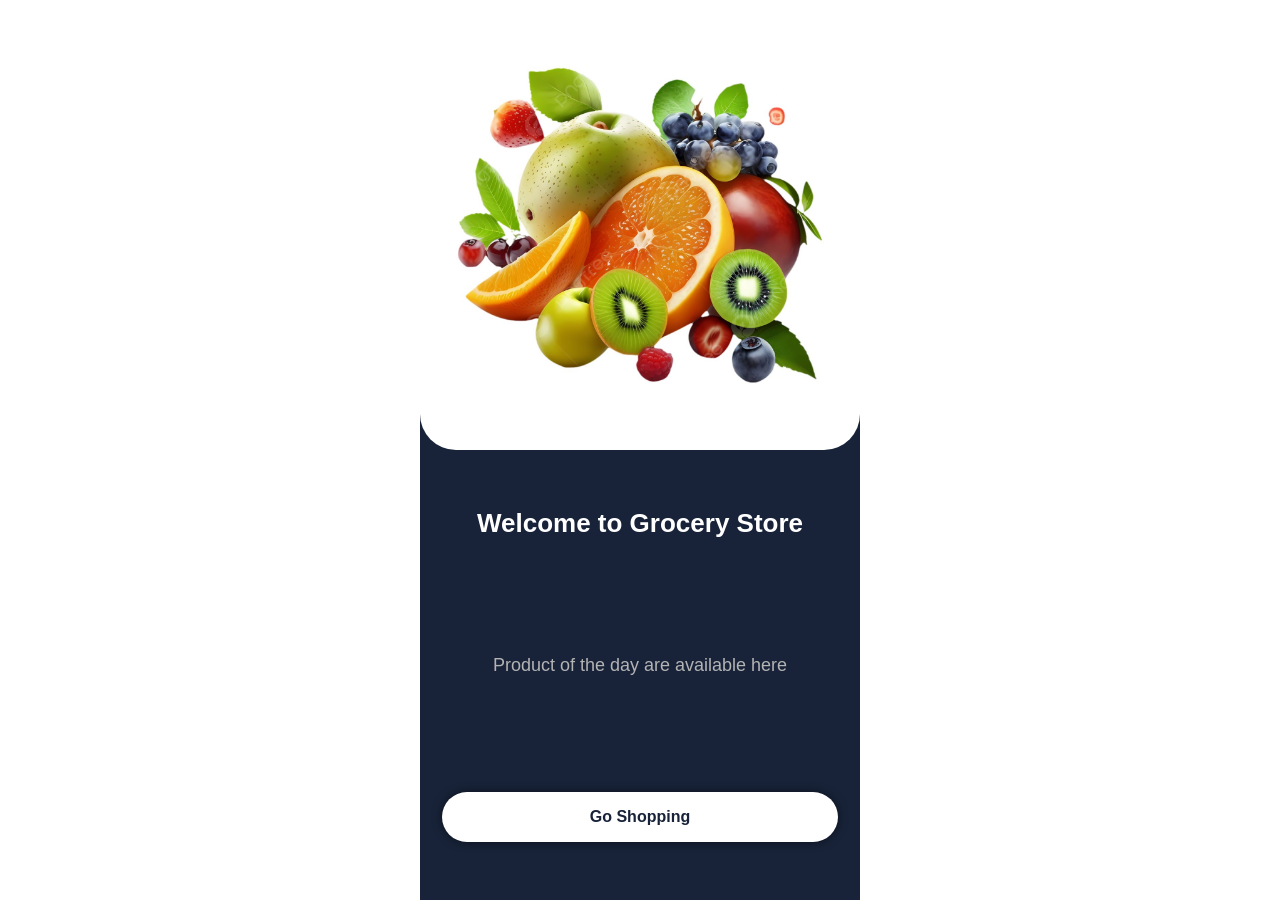
<file: index.html>
<!DOCTYPE html>
<html lang="en">
<head>
    <meta charset="UTF-8">
    <meta name="viewport" content="width=device-width, initial-scale=1.0">
    <title>Document</title>
    <link rel="stylesheet" href="assets/style.css">
</head>
<body>
    <div class="wrap">
        <div class="header">
            <img src="assets/images/fruits.png" alt="fruits">
            <img src="assets/images/vegetables.png" alt="vegetables">
            <img src="assets/images/foods.png" alt="foods">
        </div>
        <div class="opening">
            <h1>Welcome to Grocery Store</h1>
            <p>Product of the day are available here</p>
            <button onclick="window.location.href='signup.html'">Go Shopping</button>
        </div>
    </div>
</body>
</html>
</file>
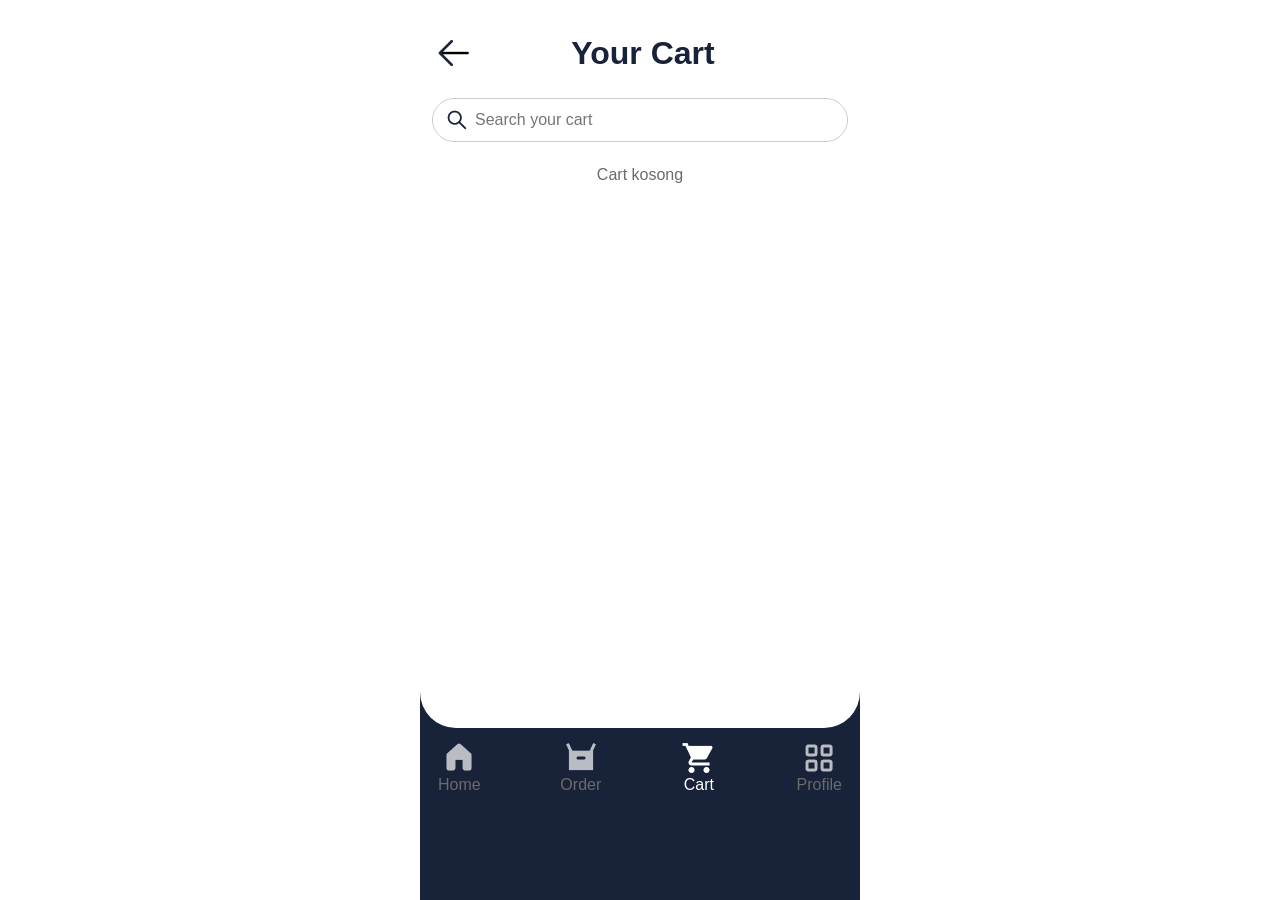
<file: cart.html>
<!DOCTYPE html>
<html lang="en">
<head>
    <meta charset="UTF-8">
    <meta name="viewport" content="width=device-width, initial-scale=1.0">
    <title>Document</title>
    <link rel="stylesheet" href="assets/style.css">
</head>
<body>
    <div class="wrap">
        <div class="cart-wrap">
            <div class="cart-header">
                <img src="assets/images/arrow.png" alt="arrow" onclick="window.location.href='menu.html'">
                <h1>Your Cart</h1>
                <div class="spacer"></div>
            </div>
            <input id="searchCart" type="text" placeholder='Search your cart' autocomplete="off">
            <div class="cart-products"></div>
        </div>
        <div class="footer">
            <div data-page="menu">
                <img src="assets/images/home.png" alt="home">
                <p>Home</p>
            </div>
            <div data-page="order">
                <img src="assets/images/order.png" alt="order">
                <p>Order</p>
            </div>
            <div data-page="cart" class="active">
                <img src="assets/images/cart-active.png" alt="cart">
                <p>Cart</p>
            </div>
            <div data-page="profile">
                <img src="assets/images/profile.png" alt="profile">
                <p>Profile</p>
            </div>
        </div>
    </div>
    <script>
        /* ======================
           FOOTER NAV (FIX)
        ====================== */
        const footerItems = document.querySelectorAll('.footer div');
        const currentPage =
            window.location.pathname.split('/').pop().replace('.html', '') || 'cart';
        
        footerItems.forEach(item => {
            if (item.dataset.page === currentPage) {
                item.classList.add('active');
            }
        
            item.addEventListener('click', () => {
                window.location.href = item.dataset.page + '.html';
            });
        });
        
        /* ======================
           CART RENDER
        ====================== */
        const cartContainer = document.querySelector('.cart-products');
        
        function renderCart(data) {
            const cart = data || JSON.parse(localStorage.getItem('cart')) || [];
            
            // ⛔ TIDAK ADA PRODUK (hasil search kosong)
            if (cart.length === 0 && data) {
                cartContainer.innerHTML = '<p>Produk tidak ditemukan</p>';
                cartContainer.style.color = 'rgb(107, 107, 107)';
                cartContainer.style.fontSize = '16px';
                cartContainer.style.textAlign = 'center';
                return;
            }

            if (cart.length === 0) {
                cartContainer.innerHTML = '<p>Cart kosong</p>';
                cartContainer.style.color = 'rgb(107, 107, 107)';
                cartContainer.style.fontSize = '16px';
                cartContainer.style.textAlign = 'center';
                return;
            }
        
            cartContainer.innerHTML = cart.map((item, index) => `
                <div class="cart-item">
                    <div>
                    <img src="${item.image}">
                        <div>
                            <h3>${item.name}</h3>
                            <p><span>${item.currency}${item.price}</span>/<span>${item.unit}</span></p>
                        </div>
                    </div>
                    <div class="spacer"></div>
                    <div class="qty-control">
                        <button class="decrease-qty" data-index="${index}">-</button>
                        <p>${item.qty}</p>
                        <button class="increase-qty" data-index="${index}">+</button>
                    </div>
                </div>
            `).join('');
        }
        
        renderCart();
        
        /* ======================
           QTY CONTROL
        ====================== */
        document.addEventListener('click', e => {
            let cart = JSON.parse(localStorage.getItem('cart')) || [];

        
            if (e.target.classList.contains('increase-qty')) {
                const index = e.target.dataset.index;
                cart[index].qty++;
            }
        
            if (e.target.classList.contains('decrease-qty')) {
                const index = e.target.dataset.index;
                cart[index].qty--;
        
                if (cart[index].qty <= 0) {
                    cart.splice(index, 1); // hapus produk
                }
            }
        
            localStorage.setItem('cart', JSON.stringify(cart));
            renderCart();
        });

        /* ======================
           SEARCH CART
        ====================== */

        const searchCart = document.getElementById('searchCart');

        searchCart.addEventListener('input', () => {
            const keyword = searchCart.value.toLowerCase();

            const cart = JSON.parse(localStorage.getItem('cart')) || [];

            const filteredCart = cart.filter(item => 
                item.name.toLowerCase().includes(keyword)
            );

            renderCart(filteredCart);
        })
        </script>
        
</body>
</html>
</file>
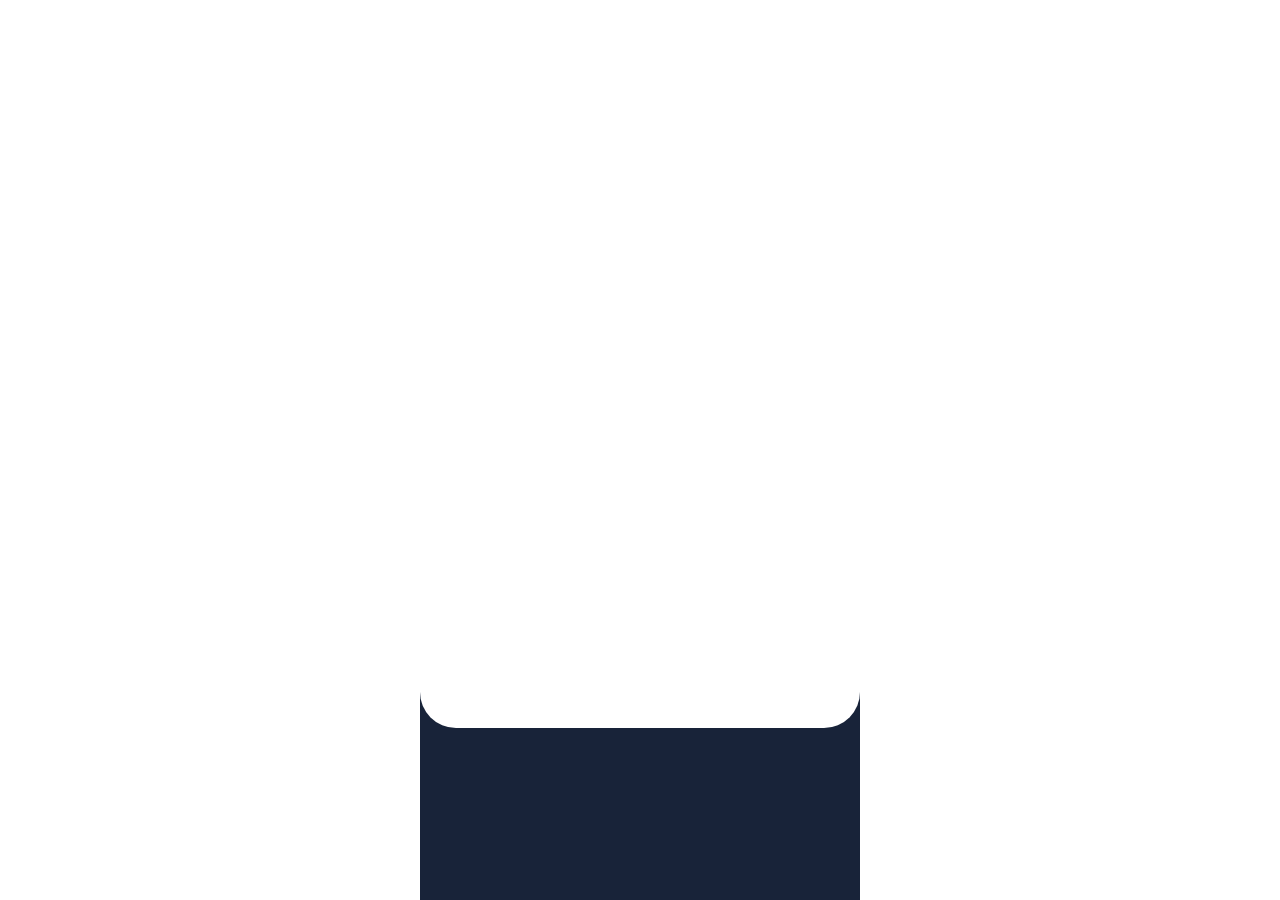
<file: display.html>
<!DOCTYPE html>
<html lang="en">
<head>
    <meta charset="UTF-8">
    <meta name="viewport" content="width=device-width, initial-scale=1.0">
    <title>Document</title>
    <link rel="stylesheet" href="assets/style.css">
</head>
<body>
    <div class="wrap">
        <div class="display-wrap"></div>
        <div class="display-footer">
        </div>
    </div>
    <script>
        const displayProduct = JSON.parse(localStorage.getItem('display'));
        const displayContainer = document.querySelector('.display-wrap');
        displayContainer.innerHTML = `
            <div class="display-header">
                <img src="assets/images/arrow.png" alt="arrow" onclick="window.location.href='menu.html'">
                <img src="${displayProduct.image}" alt="${displayProduct.name}">
            </div>
            <div class="display-content">
                <h1>${displayProduct.name}</h1>
                <p>Available on stock</p>
                <p>Product Description:</p>
                <p>${displayProduct.description}</p>
            </div>
        `;

        const displayFooter = document.querySelector('.display-footer');
        displayFooter.innerHTML = `
            <p>${displayProduct.currency}${displayProduct.price}<span>/</span><span>${displayProduct.unit}</span></p>
            <button>Add to Cart</button>
        `;

        const addToCartButton = document.querySelector('.display-footer button');

        addToCartButton.addEventListener('click', () => {
            let cart = JSON.parse(localStorage.getItem('cart')) || [];

            const exist = cart.find(item => item.name === displayProduct.name);

            if (exist) {
                exist.qty++;
            } else {
                cart.push({...displayProduct, qty: 1});
            }

            localStorage.setItem('cart', JSON.stringify(cart));
            
            showToast();
        });

        function showToast() {
            const toast = document.createElement('div');
            toast.classList.add('toast');
            toast.textContent = 'Product added to cart';

            document.body.appendChild(toast);

            toast.classList.add('show');

            setTimeout(() => {
                toast.classList.remove('show');
            }, 1000);
        }
    </script>
</body>
</html>
</file>
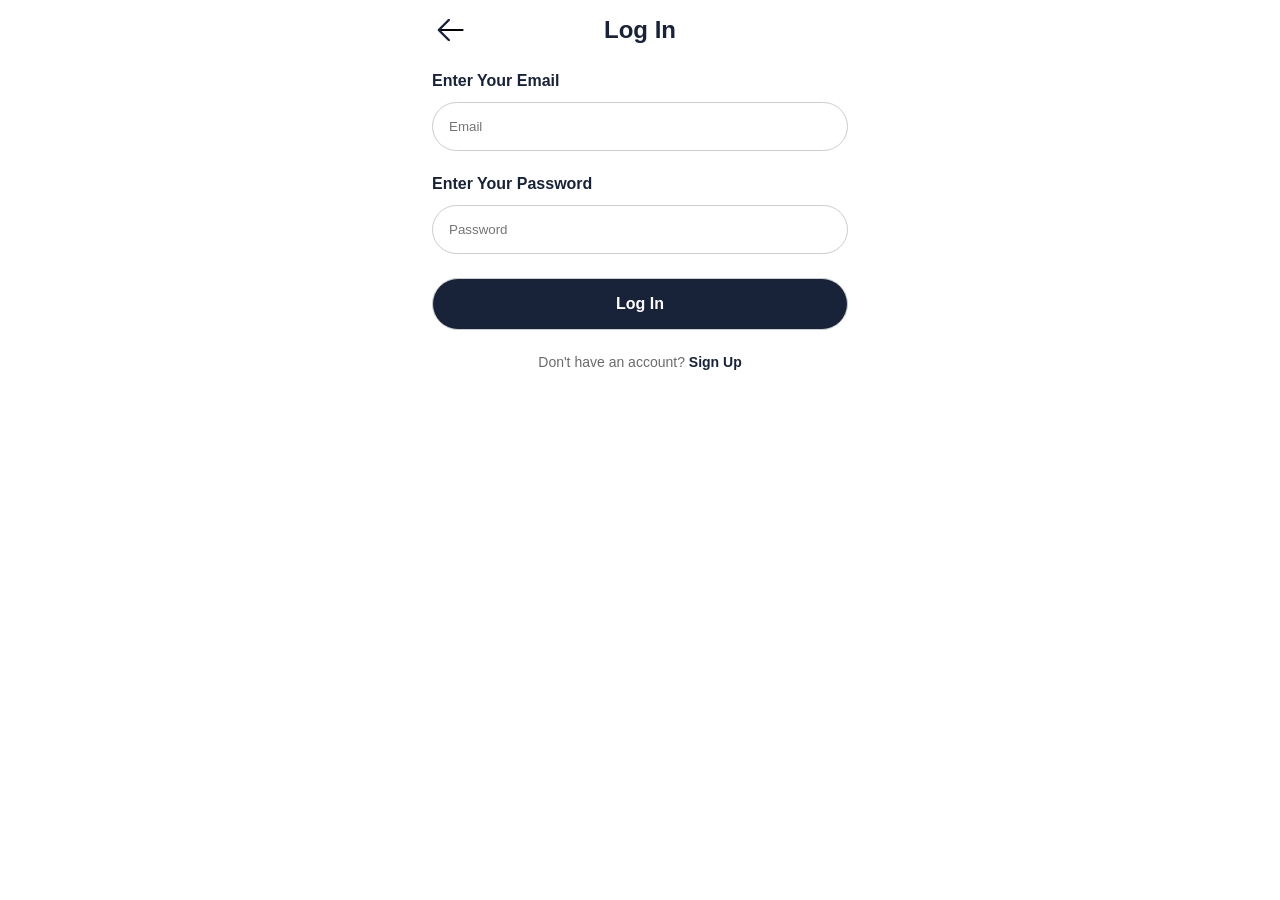
<file: login.html>
<!DOCTYPE html>
<html lang="en">
<head>
    <meta charset="UTF-8">
    <meta name="viewport" content="width=device-width, initial-scale=1.0">
    <title>Document</title>
    <link rel="stylesheet" href="assets/style.css">
</head>
<body>
    <div class="login-wrap">
        <div class="login-header">
            <img src="assets/images/arrow.png" alt="arrow" onclick="window.location.href='index.html'">
            <h1>Log In</h1>
            <div class="spacer"></div>
        </div>
        <div class="login-content">
            <form id="loginForm">
                <label for="email">Enter Your Email</label>
                <input type="email" id="email" name="email" placeholder="Email" required>
                <label for="password">Enter Your Password</label>
                <input type="password" id="password" name="password" placeholder="Password" required>
                <button type="submit">Log In</button>
            </form>
            <p>Don't have an account? <a href="signup.html">Sign Up</a></p>
        </div>
    </div>
    <script>
        const form = document.getElementById('loginForm');

        form.addEventListener('submit', (e) => {
            e.preventDefault();

            const email = document.getElementById('email').value;
            const password = document.getElementById('password').value;

            const user = JSON.parse(localStorage.getItem('user'));

            window.location.href = 'menu.html';
        } )
    </script>
</body>
</html>
</file>
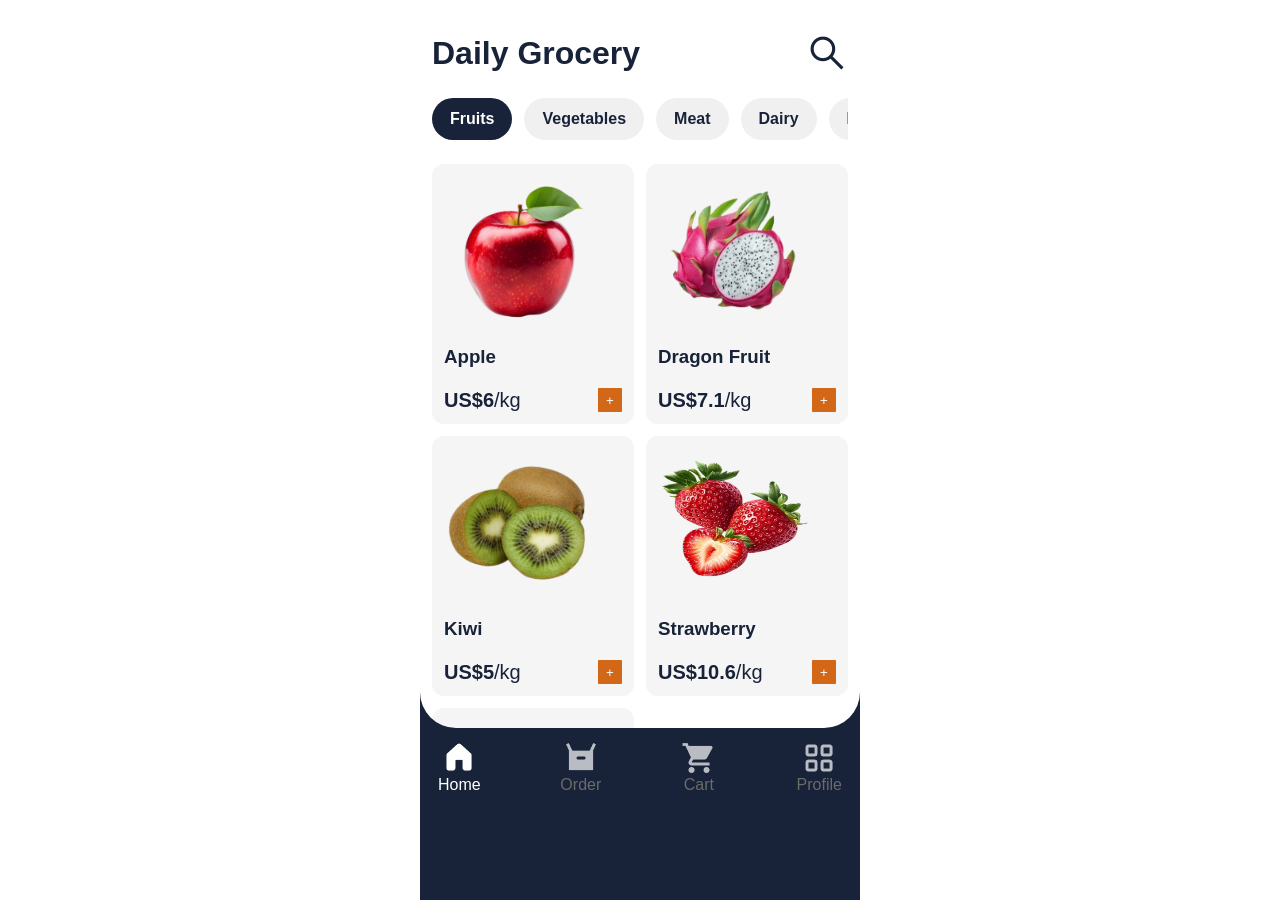
<file: menu.html>
<!DOCTYPE html>
<html lang="en">
<head>
    <meta charset="UTF-8">
    <meta name="viewport" content="width=device-width, initial-scale=1.0">
    <title>Document</title>
    <link rel="stylesheet" href="assets/style.css">
</head>
<body>
    <div class="wrap">
        <div class="menu-wrap">
            <div class="menu-header">
                <h1 id="title">Daily Grocery</h1>
                <img id="searchIcon" src="assets/images/search.png" alt="search">
                <img id="closeIcon" src="assets/images/arrow.png" alt="close" style="display: none;">
                <input id="searchInput" type="text" placeholder="Search" style="display: none;">
            </div>
            <div class="menu-content">
                <div class="categories">
                    <p class="active" data-category="fruits">Fruits</p>
                    <p data-category="vegetables">Vegetables</p>
                    <p data-category="meat">Meat</p>
                    <p data-category="dairy">Dairy</p>
                    <p data-category="bakery">Bakery</p>
                    <p data-category="frozen">Frozen</p>
                    <p data-category="beverages">Beverages</p>
                    <p data-category="snacks">Snacks</p>
                    <p data-category="cleaning">Cleaning</p>
                    <p data-category="personalCare">Personal Care</p>
                </div>
                <div class="products">
                </div>
            </div>
        </div>
        <div class="footer">
            <div data-page="menu" class="active">
                <img src="assets/images/home-on.png" alt="home">
                <p>Home</p>
            </div>
            <div data-page="order">
                <img src="assets/images/order.png" alt="order">
                <p>Order</p>
            </div>
            <div data-page="cart">
                <img src="assets/images/cart.png" alt="cart">
                <p>Cart</p>
            </div>
            <div data-page="profile">
                <img src="assets/images/profile.png" alt="profile">
                <p>Profile</p>
            </div>
        </div>
    </div>
    <script>
        /* =======================
           PRODUCTS DATA
        ======================= */
        const productsData = {
            fruits: [
                {name: 'Apple', price: 6, currency: 'US$', image: 'assets/images/apple-fruit.png', unit: 'kg', description: 'Enjoy our fresh, crisp apples, available in vibrant red, green, and yellow varieties. They offer a sweet to tart flavor and are packed with fiber and antioxidants, making them a healthy, delicious snack for all ages'},
                {name: 'Dragon Fruit', price: 7.1, currency: 'US$', image: 'assets/images/dragon-fruit.png', unit: 'kg', description: 'Taste the tropics with our exotic Dragon Fruit! Vibrant pink skin, sweet white/pink flesh, and tiny black seeds for a refreshing, healthy bite.'},
                {name: 'Kiwi', price: 5, currency: 'US$', image: 'assets/images/kiwi.png', unit: 'kg', description: 'Our Kiwi Fruit is a delicious, tangy snack that packs a punch of flavor and nutrition. With its fuzzy green exterior and vibrant golden-brown flesh, it’s a must-try for anyone looking for a burst of taste in every bite.'},
                {name: 'Strawberry', price: 10.6, currency: 'US$', image: 'assets/images/strawberry.png', unit: 'kg', description: 'Our Strawberry Fruit is a sweet, juicy fruit that packs a punch of flavor and nutrition. With its vibrant red exterior and sweet, tangy flesh, it’s a must-try for anyone looking for a burst of taste in every bite.'},
                {name: 'Orange', price: 8.5, currency: 'US$', image: 'assets/images/orange.png', unit: 'kg', description: 'Our Orange Fruit is a sweet, juicy fruit that packs a punch of flavor and nutrition. With its vibrant red exterior and sweet, tangy flesh, it’s a must-try for anyone looking for a burst of taste in every bite.'}
            ],
            vegetables: [
                {name: 'Carrot', price: 10, currency: 'US$', image: 'assets/images/carrot.png', unit: 'kg', description: 'From refreshing carrot juice to sweet carrot cake and savory stews, carrots add nutrition and flavor to any meal. Explore our range of processed carrot products for convenient, healthy options.'},
                {name: 'Tomato', price: 6.5, currency: 'US$', image: 'assets/images/tomato.png', unit: 'kg', description: 'Fresh, ripe tomatoes with a bright red color and juicy texture. Rich in vitamins and antioxidants, tomatoes are perfect for salads, sauces, soups, and everyday cooking. They add a natural sweetness and fresh flavor to any dish.'},
                {name: 'Onion', price: 5.5, currency: 'US$', image: 'assets/images/onion.png', unit: 'kg', description: 'Fresh onions with a strong aroma and distinctive flavor. A basic ingredient in many cuisines, onions enhance the taste of soups, stir-fries, sauces, and savory dishes. They can be used raw or cooked for deeper flavor.'},
                {name: 'Potato', price: 4.5, currency: 'US$', image: 'assets/images/potato.png', unit: 'kg', description: 'High-quality potatoes with a smooth texture and mild taste. Versatile and filling, potatoes are ideal for frying, boiling, baking, or mashing. A great source of carbohydrates for daily meals.'}
            ],
            meat: [
                {name: 'Chicken', price: 12, currency: 'US$', image: 'assets/images/chicken.png', unit: 'kg', description: 'Fresh, high-quality chicken with tender texture and natural flavor. Perfect for grilling, frying, boiling, or roasting. A versatile protein choice for everyday meals.'},
                {name: 'Beef', price: 14, currency: 'US$', image: 'assets/images/beef.png', unit: 'kg', description: 'Premium beef with rich flavor and firm texture. Ideal for steaks, stir-fries, soups, and slow-cooked dishes. Carefully selected to ensure freshness and quality.'},
                {name: 'Pork', price: 11, currency: 'US$', image: 'assets/images/pork.png', unit: 'kg', description: 'Fresh lamb with a distinctive, rich taste and tender meat. Suitable for grilling, roasting, or braising. A great choice for flavorful and hearty dishes.'},
                {name: 'Lamb', price: 16, currency: 'US$', image: 'assets/images/lamb.png', unit: 'kg', description: 'Fresh pork with a juicy texture and mild, savory flavor. Perfect for grilling, frying, or slow cooking. A popular protein for a wide variety of cuisines.'}
            ],
            dairy: [
                {name: 'Milk', price: 3, currency: 'US$', image: 'assets/images/milk.png', unit: 'liter', description: 'Fresh and nutritious milk, rich in calcium and essential vitamins. Perfect for drinking, cooking, baking, or mixing into your favorite beverages.'},
                {name: 'Egg', price: 0.5, currency: 'US$', image: 'assets/images/egg.png', unit: 'pcs', description: 'Fresh farm eggs with high protein content and natural quality. Ideal for boiling, frying, baking, and various everyday recipes.'},
                {name: 'Cheese', price: 10, currency: 'US$', image: 'assets/images/cheese.png', unit: 'kg', description: 'High-quality cheese with a rich, creamy flavor and smooth texture. Perfect for sandwiches, pasta, salads, and cooking.'},
                {name: 'Yogurt', price: 2, currency: 'US$', image: 'assets/images/yogurt.png', unit: 'pcs', description: 'Fresh and creamy yogurt with a smooth texture and refreshing taste. Rich in probiotics, making it a healthy choice for digestion and daily nutrition.'}
            ],
            bakery: [
                {name: 'Bread', price: 2, currency: 'US$', image: 'assets/images/bread.png', unit: 'pcs', description: 'Freshly baked bread with a soft texture and rich aroma. Perfect for breakfast, sandwiches, or as a side for any meal.'},
                {name: 'Cake', price: 5, currency: 'US$', image: 'assets/images/cake.png', unit: 'pcs', description: 'Delicious cake with a soft, moist texture and rich flavor. Ideal for celebrations, desserts, or enjoying with tea and coffee.s'},
                {name: 'Donut', price: 3, currency: 'US$', image: 'assets/images/donut.png', unit: 'pcs', description: 'Soft and fluffy donuts with a sweet glaze and delightful taste. Perfect as a snack or dessert at any time of the day.'},
                {name: 'Pastry', price: 4, currency: 'US$', image: 'assets/images/pastry.png', unit: 'pcs', description: 'Fresh, buttery pastry with a crispy outside and soft inside. Perfect for breakfast, snacks, or pairing with coffee.'}
            ],
            frozen: [
                {name: 'Ice Cream', price: 6, currency: 'US$', image: 'assets/images/ice-cream.png', unit: 'pcs', description: 'Creamy and refreshing ice cream with a smooth texture and rich flavor. Perfect for dessert and enjoying any time of the day.'},
                {name: 'Pizza', price: 10, currency: 'US$', image: 'assets/images/pizza.png', unit: 'pcs', description: 'Delicious pizza made with a crispy crust, rich sauce, and flavorful toppings. Perfect for sharing or enjoying as a satisfying meal.'},
                {name: 'Pasta', price: 8, currency: 'US$', image: 'assets/images/pasta.png', unit: 'pcs', description: 'High-quality pasta with a firm texture and authentic taste. Ideal for a variety of sauces, from creamy to tomato-based dishes.s'},
                {name: 'Rice', price: 5, currency: 'US$', image: 'assets/images/rice.png', unit: 'pcs', description: 'Premium rice with a soft texture and natural aroma when cooked. A staple food that pairs perfectly with many dishes.'}
            ],
            beverages: [
                {name: 'Water', price: 1, currency: 'US$', image: 'assets/images/water.png', unit: 'liter', description: 'Clean and refreshing drinking water to keep you hydrated throughout the day. Perfect for daily consumption.'},
                {name: 'Soda', price: 2, currency: 'US$', image: 'assets/images/soda.png', unit: 'pcs', description: 'Refreshing carbonated drink with a crisp taste and lively bubbles. Perfect for enjoying cold at any time.'},
                {name: 'Juice', price: 3, currency: 'US$', image: 'assets/images/juice.png', unit: 'liter', description: 'Fresh and flavorful fruit juice made from selected fruits. A delicious source of natural vitamins for everyday refreshment.'},
                {name: 'Tea', price: 4, currency: 'US$', image: 'assets/images/tea.png', unit: 'pcs', description: 'High-quality tea with a soothing aroma and smooth taste. Enjoy it hot or cold for a relaxing and refreshing drink.'}
            ],
            snacks: [
                {name: 'Chips', price: 2, currency: 'US$', image: 'assets/images/chips.png', unit: 'pcs', description: 'Crispy and crunchy chips with a savory flavor. Perfect for snacking anytime and sharing with friends.'},
                {name: 'Candy', price: 3, currency: 'US$', image: 'assets/images/candy.png', unit: 'pcs', description: 'Colorful and sweet candies with fun flavors. A delightful treat for all ages.'},
                {name: 'Chocolate', price: 4, currency: 'US$', image: 'assets/images/chocolate.png', unit: 'pcs', description: 'Rich and smooth chocolate made from quality cocoa. Perfect for dessert, gifting, or enjoying anytime.'},
                {name: 'Nuts', price: 5, currency: 'US$', image: 'assets/images/nuts.png', unit: 'pcs', description: 'Fresh and crunchy nuts packed with natural protein and healthy fats. Ideal for snacking or adding to meals.'}
            ],
            cleaning: [
                {name: 'Soap', price: 2, currency: 'US$', image: 'assets/images/soap.png', unit: 'pcs', description: 'Gentle and refreshing soap that cleanses the skin effectively. Helps keep your skin fresh, clean, and smooth all day.s'},
                {name: 'Toothpaste', price: 3, currency: 'US$', image: 'assets/images/toothpaste.png', unit: 'pcs', description: 'Effective toothpaste that helps clean teeth and protect against cavities. Leaves your mouth feeling fresh and healthy.'},
                {name: 'Shampoo', price: 4, currency: 'US$', image: 'assets/images/shampoo.png', unit: 'pcs', description: 'Mild shampoo that cleanses the hair and scalp gently. Helps keep hair clean, soft, and refreshed.'}
            ],
            personalCare: [
                {name: 'Shampoo', price: 5, currency: 'US$', image: 'assets/images/shampoo.png', unit: 'pcs', description: 'Gentle shampoo that cleanses the hair and scalp effectively. Helps keep hair clean, fresh, and soft.'},
                {name: 'Conditioner', price: 6, currency: 'US$', image: 'assets/images/conditioner.png', unit: 'pcs', description: 'Nourishing conditioner that helps smooth and soften hair. Makes hair easier to manage and reduces dryness.'},
                {name: 'Mouthwash', price: 7, currency: 'US$', image: 'assets/images/mouthwash.png', unit: 'pcs', description: 'Refreshing mouthwash that helps maintain oral hygiene. Leaves your breath fresh and your mouth feeling clean.'},
                {name: 'Toothpaste', price: 8, currency: 'US$', image: 'assets/images/toothpaste.png', unit: 'pcs', description: 'Effective toothpaste that helps clean teeth and protect against cavities. Leaves your mouth feeling fresh and healthy.'}
            ]
        };
        
        /* =======================
           RENDER PRODUCTS
        ======================= */
        const productContainer = document.querySelector('.products');
        
        function renderProducts(category) {
            productContainer.innerHTML = productsData[category]
                .map((item, index) => `
                    <div class="product-card" data-category="${category}" data-index="${index}">
                        <img src="${item.image}" alt="${item.name}">
                        <h3>${item.name}</h3>
                        <div class="price-row">
                            <p><span>${item.currency}${item.price}</span>/<span>${item.unit}</span></p>
                            <button class="add-to-cart"
                                data-category="${category}"
                                data-index="${index}">+</button>
                        </div>
                    </div>
                `).join('');
        }
        
        renderProducts('fruits');
        
        /* =======================
           CATEGORY CLICK
        ======================= */
        document.querySelectorAll('.categories p').forEach(item => {
            item.addEventListener('click', () => {
                document.querySelectorAll('.categories p')
                    .forEach(p => p.classList.remove('active'));
        
                item.classList.add('active');
                renderProducts(item.dataset.category);
            });
        });
        
        /* =======================
           ADD TO CART
        ======================= */
        document.addEventListener('click', e => {
            if (!e.target.classList.contains('add-to-cart')) return;

            e.stopPropagation();
        
            const category = e.target.dataset.category;
            const index = e.target.dataset.index;
            const product = productsData[category][index];
        
            let cart = JSON.parse(localStorage.getItem('cart')) || [];
        
            const exist = cart.find(item => item.name === product.name);
        
            if (exist) {
                exist.qty++;
            } else {
                cart.push({...product, qty: 1});
            }
        
            localStorage.setItem('cart', JSON.stringify(cart));

            showToast();
        });

        function showToast() {
            const toast = document.createElement('div');
            toast.classList.add('toast');
            toast.textContent = 'Product added to cart';
            document.body.appendChild(toast);

            toast.classList.add('show');

            setTimeout(() => {
                toast.classList.remove('show');
            }, 1000);
        }
        
        /* =======================
           FOOTER NAV
        ======================= */
        const currentPage =
            window.location.pathname.split('/').pop().replace('.html', '') || 'menu';
        
        document.querySelectorAll('.footer div').forEach(item => {
            if (item.dataset.page === currentPage) {
                item.classList.add('active');
            }
        
            item.addEventListener('click', () => {
                window.location.href = item.dataset.page + '.html';
            });
        });

        const searchIcon = document.getElementById('searchIcon');
        const title = document.getElementById('title');
        const closeIcon = document.getElementById('closeIcon');
        const searchInput = document.getElementById('searchInput');

        searchIcon.addEventListener('click', () => {
            searchIcon.style.display = 'none';
            title.style.display = 'none';
            closeIcon.style.transition = 'all 0.3s ease';
            closeIcon.style.display = 'block';
            searchInput.style.display = 'block';
            searchInput.focus();
        });

        closeIcon.addEventListener('click', () => {
            searchIcon.style.display = 'block';
            title.style.display = 'block';
            closeIcon.style.display = 'none';
            searchInput.style.display = 'none';
            searchInput.value = '';
        });

        searchInput.addEventListener('input', () => {
            const keyword = searchInput.value.toLowerCase();
            const products = document.querySelectorAll('.product-card');
            products.forEach(product => {
                product.style.display = product.textContent.toLowerCase().includes(keyword) ? 'block' : 'none';
            });
            if (products.length === 0) {
                productContainer.innerHTML = '<p>No products found</p>';
            }
        });

        document.addEventListener('click', (e) => {
            if (e.target.classList.contains('add-to-cart')) return;
            const card = e.target.closest('.product-card');
            if (!card) return;

            const category = card.dataset.category;
            const index = card.dataset.index;
            const product = productsData[category][index];

            localStorage.setItem('display', JSON.stringify(product));
            window.location.href = 'display.html';
        });
    </script>
</body>
</html>
</file>
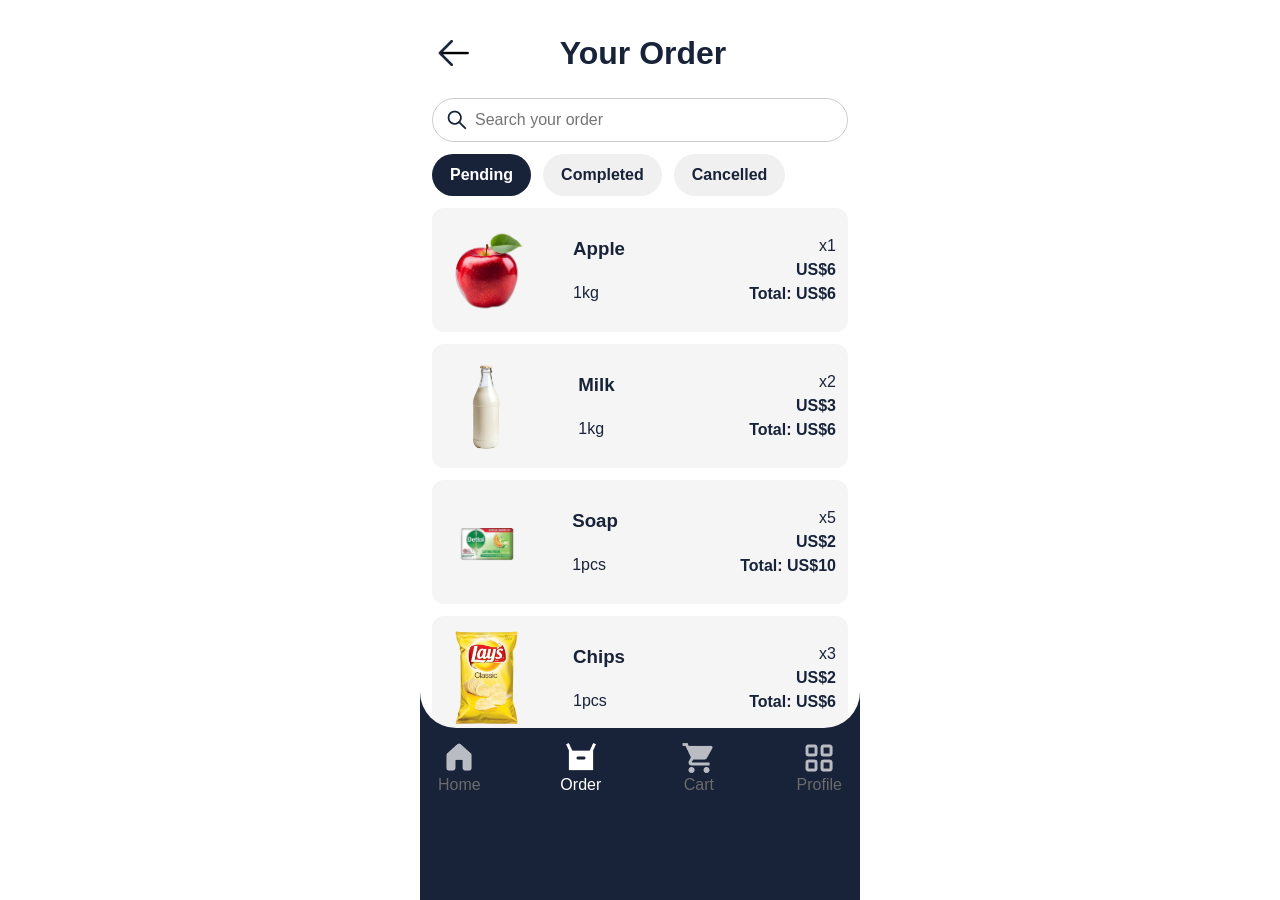
<file: order.html>
<!DOCTYPE html>
<html lang="en">
<head>
    <meta charset="UTF-8">
    <meta name="viewport" content="width=device-width, initial-scale=1.0">
    <title>Document</title>
    <link rel="stylesheet" href="assets/style.css">
</head>
<body>
    <div class="wrap">
        <div class="order-wrap">
            <div class="order-header">
                <img src="assets/images/arrow.png" alt="arrow" onclick="window.location.href='menu.html'">
                <h1>Your Order</h1>
                <div class="spacer"></div>
            </div>
            <input id="searchOrder" type="text" placeholder='Search your order' autocomplete="off">
            <div class="categories">
                <p class="active" data-category="pending">Pending</p>
                <p data-category="completed">Completed</p>
                <p data-category="cancelled">Cancelled</p>
            </div>
            <div class="order"></div>
        </div>
        <div class="footer">
            <div data-page="menu">
                <img src="assets/images/home.png" alt="home">
                <p>Home</p>
            </div>
            <div data-page="order" class="active">
                <img src="assets/images/order-active.png" alt="order">
                <p>Order</p>
            </div>
            <div data-page="cart">
                <img src="assets/images/cart.png" alt="cart">
                <p>Cart</p>
            </div>
            <div data-page="profile">
                <img src="assets/images/profile.png" alt="profile">
                <p>Profile</p>
            </div>
        </div>
    </div>
    <script>
        const productOrders = {
            pending: [
                {name: 'Apple', price: 6, currency: 'US$', image: 'assets/images/apple-fruit.png', unit: 'kg', amount: 1},
                {name: 'Milk', price: 3, currency: 'US$', image: 'assets/images/milk.png', unit: 'kg', amount: 2},
                {name: 'Soap', price: 2, currency: 'US$', image: 'assets/images/soap.png', unit: 'pcs', amount: 5},
                {name: 'Chips', price: 2, currency: 'US$', image: 'assets/images/chips.png', unit: 'pcs', amount: 3},
            ],
            completed: [
                {name: 'Cake', price: 5, currency: 'US$', image: 'assets/images/cake.png', unit: 'pcs', amount: 2},
                {name: 'Juice', price: 3, currency: 'US$', image: 'assets/images/juice.png', unit: 'kg', amount: 1},
                {name: 'Chocolate', price: 4, currency: 'US$', image: 'assets/images/chocolate.png', unit: 'pcs', amount: 4},
                {name: 'Soda', price: 2, currency: 'US$', image: 'assets/images/soda.png', unit: 'pcs', amount: 1},
            ],
            cancelled: [
                {name: 'Bread', price: 2, currency: 'US$', image: 'assets/images/bread.png', unit: 'pcs', amount: 1},
                {name: 'Donut', price: 3, currency: 'US$', image: 'assets/images/donut.png', unit: 'kg', amount: 2},
                {name: 'Ice Cream', price: 6, currency: 'US$', image: 'assets/images/ice-cream.png', unit: 'pcs', amount: 5},
                {name: 'Pizza', price: 10, currency: 'US$', image: 'assets/images/pizza.png', unit: 'pcs', amount: 3},
            ]
        }

    const orderContainer = document.querySelector('.order');
    
    let currentCategory = 'pending';

    function renderOrder(list) {
        orderContainer.innerHTML = list.map(item => {
            const total = item.price * item.amount;
            return `
            <div>
                <img src="${item.image}" alt="${item.name}">
                <div>
                    <h3>${item.name}</h3>
                    <p>1${item.unit}</p>
                </div>
                <div class="spacer"></div>
                <div>
                    <p>x${item.amount}</p>
                    <p><span>${item.currency}${item.price}</span></p>
                    <p>Total: ${item.currency}${total}</p>
                </div>
            </div>`;
        }).join('');
    }

    const categories = document.querySelectorAll('.categories p');

    categories.forEach(item => {
        item.addEventListener('click', () => {
            categories.forEach(p => p.classList.remove('active'));
            item.classList.add('active');

            currentCategory = item.dataset.category;
            searchOrder.value = '';
            renderOrder(productOrders[currentCategory]);
        });
    });

    const searchOrder = document.getElementById('searchOrder');

    searchOrder.addEventListener('input', () => {
        const keyword = searchOrder.value.toLowerCase();

        const filteredList = productOrders[currentCategory].filter(item => 
            item.name.toLowerCase().includes(keyword)
        );

        renderOrder(filteredList);
    });

    //show order data
    renderOrder(productOrders[currentCategory]);
    
    //connected footer to pages
    const footerItems = document.querySelectorAll('.footer div');
    const currentPage = window.location.pathname.split('/').pop().replace('.html', '') || 'order';

        footerItems.forEach(item => {
            if (item.dataset.page === currentPage) {
                item.classList.add('active');
            }
            item.addEventListener('click', () => {
                window.location.href = item.dataset.page + '.html';
            });
        });
    </script>
</body>
</html>
</file>
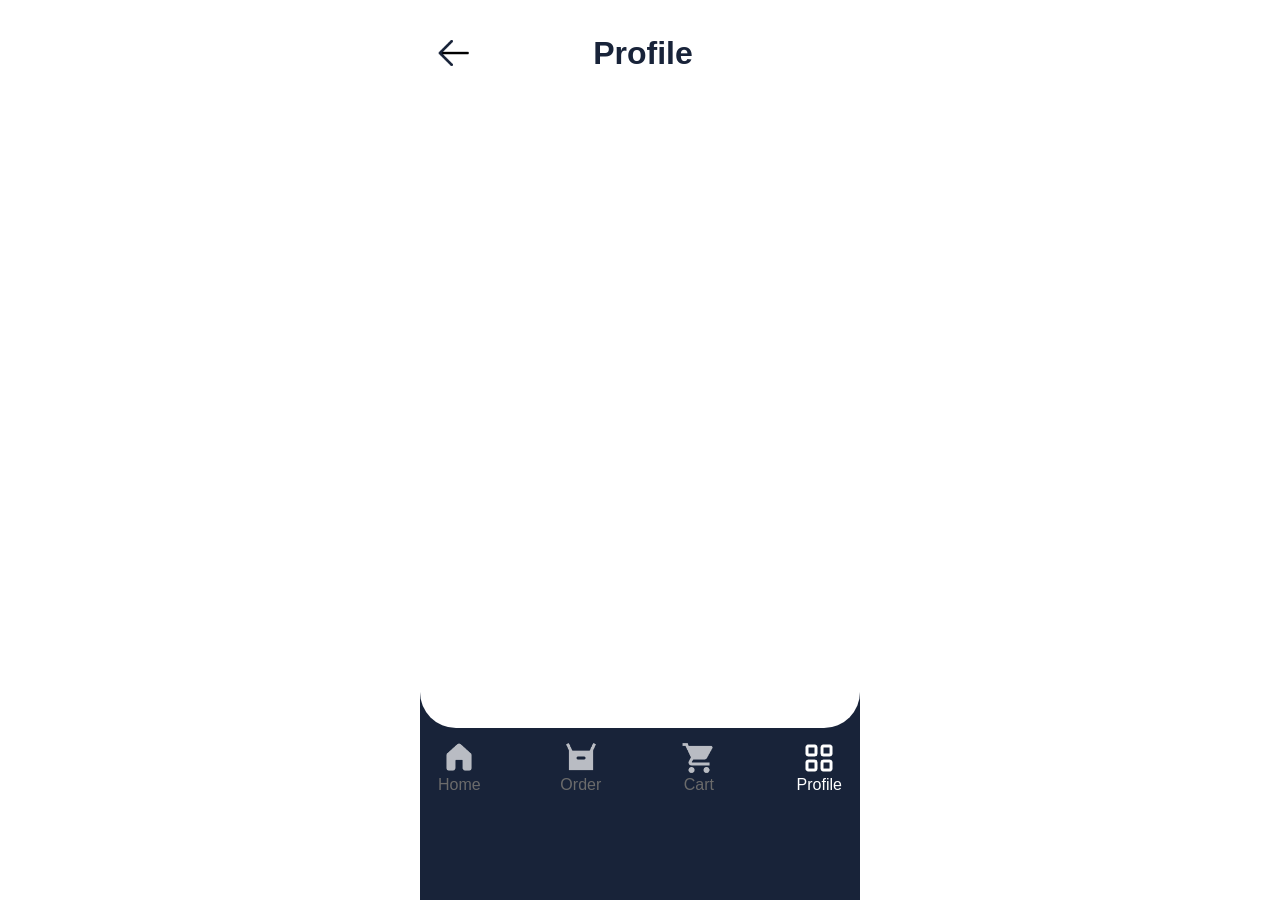
<file: profile.html>
<!DOCTYPE html>
<html lang="en">
<head>
    <meta charset="UTF-8">
    <meta name="viewport" content="width=device-width, initial-scale=1.0">
    <title>Document</title>
    <link rel="stylesheet" href="assets/style.css">
</head>
<body>
    <div class="wrap">
        <div class="profile-wrap">
            <div class="profile-header">
                <img src="assets/images/arrow.png" alt="arrow" onclick="window.location.href='menu.html'">
                <h1>Profile</h1>
                <div class="spacer"></div>
            </div>
            <div class="profile-content">
                <div class="profile-picture"></div>
                <div class="profile-info"></div>
            </div>
        </div>
        <div class="footer">
            <div data-page="menu">
                <img src="assets/images/home.png" alt="home">
                <p>Home</p>
            </div>
            <div data-page="order">
                <img src="assets/images/order.png" alt="order">
                <p>Order</p>
            </div>
            <div data-page="cart">
                <img src="assets/images/cart.png" alt="cart">
                <p>Cart</p>
            </div>
            <div data-page="profile" class="active">
                <img src="assets/images/profile-on.png" alt="profile">
                <p>Profile</p>
            </div>
        </div>
    </div>
    <script>
        const user = JSON.parse(localStorage.getItem('user'));
        const profilPict = document.querySelector('.profile-picture');

        profilPict.innerHTML = `
            <img src="assets/images/pp.png" alt="profile">
            <div>
                <h1>${user.name}</h1>
                <p>${user.email}</p>
            </div>
        `;

        const profileInfo = document.querySelector('.profile-info');
        profileInfo.innerHTML = `
            <div>
                <div>
                <img src='assets/images/prof.png' alt='profile'>
                <p>Name</p>
                </div>
                <div class="spacer"></div>
                <p>${user.name}</p>
            </div>
            <hr>
            <div>
                <div>
                    <img src='assets/images/email.png' alt='email'>
                    <p>Email</p>
                </div>
                <div class="spacer"></div>
                <p>${user.email}</p>
            </div>
            <hr>
            <div>
                <div>
                    <img src='assets/images/ord.png' alt='order'>
                    <p>Order History</p>
                </div>
                <div class="spacer"></div>
                <p onclick="window.location.href='order.html'">View All</p>
            </div>
            <hr>
            <div class="logout" onclick="localStorage.removeItem('user'); window.location.href='index.html'">
                <div>
                    <img src='assets/images/exit.png' alt='exit'>
                    <p>Logout</p>
                </div>
                <div class="spacer"></div>
                <div class="spacer"></div>
            </div>
        `;

        /* =======================
           FOOTER NAV
        ======================= */
        const currentPage =
            window.location.pathname.split('/').pop().replace('.html', '') || 'menu';
        
        document.querySelectorAll('.footer div').forEach(item => {
            if (item.dataset.page === currentPage) {
                item.classList.add('active');
            }
        
            item.addEventListener('click', () => {
                window.location.href = item.dataset.page + '.html';
            });
        });
    </script>
</body>
</html>
</file>
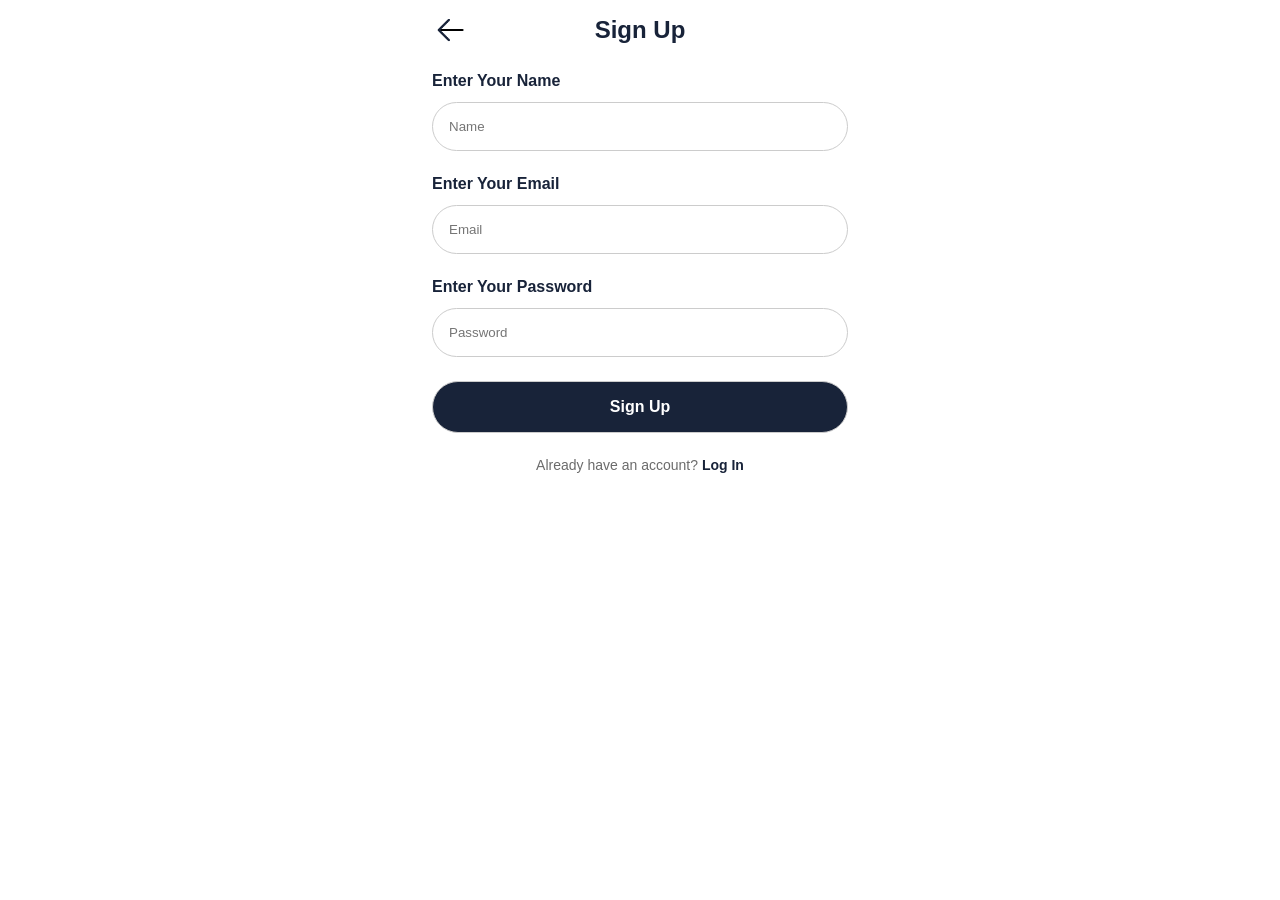
<file: signup.html>
<!DOCTYPE html>
<html lang="en">
<head>
    <meta charset="UTF-8">
    <meta name="viewport" content="width=device-width, initial-scale=1.0">
    <title>Document</title>
    <link rel="stylesheet" href="assets/style.css">
</head>
<body>
    <div class="signup-wrap">
        <div class="signup-header">
            <img src="assets/images/arrow.png" alt="arrow" onclick="window.location.href='index.html'">
            <h1>Sign Up</h1>
            <div class="spacer"></div>
        </div>
        <div class="signup-content">
            <form id="signupForm">
                <label for="name">Enter Your Name</label>
                <input type="text" id="name" name="name" placeholder="Name" required>
                <label for="email">Enter Your Email</label>
                <input type="email" id="email" name="email" placeholder="Email" required>
                <label for="password">Enter Your Password</label>
                <input type="password" id="password" name="password" placeholder="Password" required>
                <button type="submit">Sign Up</button>
            </form>
            <p>Already have an account? <a href="login.html">Log In</a></p>
        </div>
    </div>
    <script>
        const form = document.getElementById('signupForm');

        form.addEventListener('submit', (e) => {
            e.preventDefault();

            const name = document.getElementById('name').value;
            const email = document.getElementById('email').value;

            localStorage.setItem('user', JSON.stringify({name, email}));

            window.location.href = 'menu.html';
        });
    </script>
</body>
</html>
</file>
<file: assets/style.css>
:root {
    --theme-color: #182339;
    --secondary-color: #D26817;
}

*, html, body {
    margin: 0;
    padding: 0;
    box-sizing: border-box;
}

.wrap, .signup-wrap, .login-wrap {
    width: 100%;
    max-width: 440px;
    margin: 0 auto;
    min-height: 100vh;
    font-family: 'Poppins', sans-serif;
    display: flex;
    flex-direction: column;
}

.wrap {
    background-color: var(--theme-color);
    color: var(--theme-color);
}

.signup-wrap, .login-wrap, .menu-wrap, .order-wrap, .cart-wrap, .profile-wrap {
    background-color: #fff;
    color: var(--theme-color);
    padding: 12px;
}

.display-wrap {
    background-color: #fff;
    color: var(--theme-color);
    border-bottom-left-radius: 36px;
    border-bottom-right-radius: 36px;
    height: 728px;
    max-height: 728px;
    overflow-y: auto;
}
.menu-wrap, .order-wrap, .cart-wrap, .profile-wrap {
    border-bottom-left-radius: 36px;
    border-bottom-right-radius: 36px;
    padding: 32px 12px;
    height: 728px;
    max-height: 728px;
    overflow-y: auto;
}

.header {
    flex: 1;
    display: flex;
    overflow: hidden;
    overflow-x: auto;
    max-height: 50vh; 
    scroll-snap-type: x mandatory;
    background-color: #fff;
    border-bottom-left-radius: 36px;
    border-bottom-right-radius: 36px;
}

.header img {
    min-width: 100%;
    max-height: 100%;
    padding: 24px;
}

.opening {
    flex: 1;
    display: flex;
    flex-direction: column;
    justify-content: space-around;
    align-items: center;
    text-align: center;
}

.opening h1 {
    white-space: nowrap;
    font-size: 26px;
    font-weight: 600;
    color: #fff;
}

.opening p {
    white-space: nowrap;
    font-size: 18px;
    font-weight: 400;
    color: #b3b3b3;
}

.opening button {
    width: 90%;
    background-color: #fff;
    color: var(--theme-color);
    border: none;
    border-radius: 50px;
    padding: 16px 24px;
    font-size: 16px;
    font-weight: 600;
    box-shadow: 0 0 10px 0 rgba(0, 0, 0, 0.5);
}

.signup-header, .login-header {
    display: flex;
    width: auto;
    justify-content: space-between;
    align-items: center;
    margin-bottom: 24px;
}

.signup-header img, .login-header img, .spacer, .footer div img {
    min-width: 36px;
    max-height: 36px;
    object-fit: contain;
}

.signup-header h1, .login-header h1 {
    font-size: 24px;
    font-weight: 600;
}

.signup-content, .login-content {
    flex: 1;
    display: flex;
    flex-direction: column;
    gap: 12px;
}

.signup-content form, .login-content form {
    display: flex;
    flex-direction: column; 
    gap: 12px;
}

.signup-content form label, .login-content form label {
    font-size: 16px;
    font-weight: 600;
}

.signup-content form input, .signup-content form button, .signup-content div button, .login-content form input, .login-content form button, .login-content div button {
    width: 100%;
    padding: 16px;
    border: 1px solid #ccc;
    border-radius: 50px;
    margin-bottom: 12px;
}

.signup-content form button, .login-content form button {
    background-color: var(--theme-color);
    color: #fff;
    font-size: 16px;
    font-weight: 800;
    cursor: pointer;
}

.signup-content > p, .login-content > p {
    text-align: center;
    font-size: 14px;
    margin-bottom: 12px;
    color:rgb(107, 107, 107);
}

.signup-content > p a, .login-content > p a {
    color: var(--theme-color);
    font-weight: 600;
    text-decoration: none;
}

.social-buttons {
    display: flex;
    flex-direction: column;
    gap: 12px;
}

.social-buttons button {
    display: flex;
    justify-content: center;
    align-items: center;
    gap: 6px;
}

.social-buttons button img {
    width: 24px;
    height: 24px;
    object-fit: contain;
}

.menu-header, .order-header, .cart-header, .profile-header {
    display: flex;
    justify-content: space-between;
    align-items: center;
    margin-bottom: 24px;
}

.menu-header h1, .order-header h1, .cart-header h1, .profile-header h1 {
    font-size: 32px;
    font-weight: 600;
}

.menu-header img, .order-header img, .cart-header img, .profile-header img {
    width: 42px;
    height: 42px;
    object-fit: contain;
}

.categories {
    display: flex;
    gap: 12px;
    overflow: hidden;
    overflow-x: auto;
}

.categories p {
    font-size: 16px;
    font-weight: 600;
    background-color: #f0f0f0;
    padding: 12px 18px;
    border-radius: 50px;
    flex-shrink: 0;
    scroll-snap-align: start;
}

.categories p.active {
    background-color: var(--theme-color);
    color: #fff;
}

.products {
    min-height: 250px;
    display: grid;
    grid-template-columns: repeat(2, 1fr);
    align-items: center;
    justify-content: center;
    gap: 12px;
    margin-top: 24px;
}

.products > div {
    background-color: #f5f5f5;
    padding: 12px;
    border-radius: 12px;
    display: flex;
    flex-direction: column;
    gap: 20px;
}

.products img {
    width: 150px;
    height: 150px;
}

.products > div > div {
    display: flex;
    justify-content: space-between;
    align-items: center;
}

.products > div > div p, .cart-item > div > p {
    font-size: 20px;
}
.products > div > div p span:first-child {
    font-size: 20px;
    font-weight: 600;
}

.products > div > div button {
    color: white;
    background-color: var(--secondary-color);
    width: 24px;
    height: 24px;
    border-radius: 1px;
    border: none;
}

.footer, .display-footer {
    display: flex;
    color: rgb(107, 107, 107);
    justify-content: space-between;
    align-items: center;
    padding: 12px 18px;
}

.footer div.active p {
    color: #fff;
}

.footer div.active img {
    filter: brightness(0) invert(1);
}

.footer div {
    display: flex;
    flex-direction: column;
    align-items: center;
    justify-content: center;
}

.order-wrap input, .cart-wrap input {
    width: 100%;
    padding: 12px;
    border: 1px solid #ccc;
    border-radius: 50px;
    margin-bottom: 12px;
    background-image: url('images/search.png');
    background-size: 24px;
    background-position: 12px center;
    background-repeat: no-repeat;
    padding-left: 42px;
    z-index: 1;
    font-size: 16px;
}

.order, .cart-products {
    display: flex;
    flex-direction: column;
    gap: 12px;
    margin-top: 12px;
}

.order > div, .cart-item {
    display: flex;
    align-items: center;
    justify-content: space-between;
    gap: 6px;
    background-color: #f5f5f5;
    padding: 12px;
    border-radius: 12px;
}

.cart-item > div:first-of-type {
    display: flex;
    flex-direction: row;
    align-items: center;
    gap: 6px;
}

.order > div > img, .cart-item > div > img {
    width: 85px;
    height: 100px;
    object-fit: contain;
}

.order > div > div:first-of-type {
    display: flex;
    flex-direction: column;
    gap: 24px;
}

.order > div > div:last-child {
    display: flex;
    flex-direction: column;
    align-items: flex-end;
    justify-content: center;
    gap: 6px;
}

.order > div > div:last-child p:nth-child(2), .order > div > div:last-child p:last-child, .cart-item > div:last-child {
    font-size: 16px;
    font-weight: 600;
}

.cart-item > div:last-child {
    display: flex;
    flex-direction: column;
    gap: 6px;
}

.cart-item > div:last-child p {
    color: white;
    background-color: var(--theme-color);
    padding: 4px 8px;
    border-radius: 6px;
    font-size: 14px;
}

.cart-item > div > div:first-of-type {
    display: flex;
    flex-direction: column;
    gap: 12px;
}

.cart-item > div > div > p span:first-of-type {
    font-size: 18px;
    font-weight: 600;
}

.cart-item > div > button {
    color: --var(--theme-color);
    border: none;
    background-color: transparent;
    font-size: 18px;
    cursor: pointer;
}

.menu-header img:last-of-type {
    width: 36px;
    height: 36px;
    object-fit: contain;
}

.menu-header input {
    width: 85%;
    padding: 10px 12px;
    border-radius: 50px;
}
.display-header {
    background-color: #fff;
    border-bottom-radius: 12px;
    border-bottom-left-radius: 20vh;
    border-bottom-right-radius: 20vh;
    box-shadow: 0 0 10px 0 rgba(0, 0, 0, 0.35);
}

.display-header > img:first-of-type {
    width: 42px;
    height: 42px;
    object-fit: contain;
    margin-left: 12px;
    margin-top: 12px;
}

.display-header > img:last-of-type {
    width: 100%;
    height: 367px;
    object-fit: contain;
}

.display-content {
    margin: 12px;
}

.display-content p:first-of-type {
    font-size: 16px;
    color:rgba(0, 2, 22, 0.39);
}

.display-content p:nth-of-type(2) {
    font-size: 20px; 
    font-weight: 600;
    margin-top: 12px;
}

.display-footer p {
    color: #fff;
    font-size: 24px;
    font-weight: 600;
}
.display-footer p span:first-of-type {
    font-size: 20px;
    color:rgba(255, 255, 255, 0.5);
}

.display-footer p span:last-of-type {
    font-size: 16px;
    color:rgba(255, 242, 242, 0.5);
}

.display-footer button {
    width: 70%;
    padding: 12px;
    border-radius: 50px;
    background: #fff;
    color: var(--theme-color);
    font-size: 16px;
    font-weight: 600;
    cursor: pointer;
}

.display-footer button:hover {
    transition: all 0.3s ease;
    transform: scale(0.95);
    box-shadow: 0 0 10px 0 rgba(0, 0, 0, 0.35);
}

.toast {
    position: fixed;
    bottom: 20px;
    left: 50%;
    transform: translateX(-50%);
  
    background: #333;
    color: #fff;
    padding: 12px 20px;
    border-radius: 8px;
  
    display: flex;
    align-items: center;
    justify-content: center;
  
    font-size: 14px;
    font-family: 'Poppins', sans-serif;
    opacity: 0;
    transition: opacity 0.4s ease, transform 0.4s ease;
  }

  .toast.show {
    opacity: 1;
    pointer-events: auto;
    transform: translateX(-50%) translateY(0);
  }

  .profile-wrap {
    display: flex;
    flex-direction: column;
  }

  .profile-content {
    display: flex;
    flex-direction: column;
    gap: 24px;
  }

  .profile-picture {
    display: flex;
    gap: 6px;
  }

  .profile-picture img {
    width: 120px;
    height: 120px;
  }

  .profile-picture div {
    display: flex;
    flex-direction: column;
    justify-content: center;
    gap: 6px;
  }

  .profile-picture div h1 {
    font-size: 24px;
    font-weight: 600;
  }

  .profile-picture div p {
    font-size: 16px;
    font-weight: 400;
  }

  .profile-info {
    display: flex;
    flex-direction: column;
    gap: 12px;
  }

  .profile-info > div {
    display: flex;
    align-items: center;
    justify-content: space-between;
    gap: 6px;
  }

  .profile-info > div > div {
    display: flex;
    align-items: center;
    gap: 6px;
  }

  .profile-info > div img {
    width: 24px;
    height: 24px;
    object-fit: contain;
  }

  .profile-info > div > p:last-of-type {
    color: #00000080;
  }

  .logout {
    color: red;
  }
</file>
